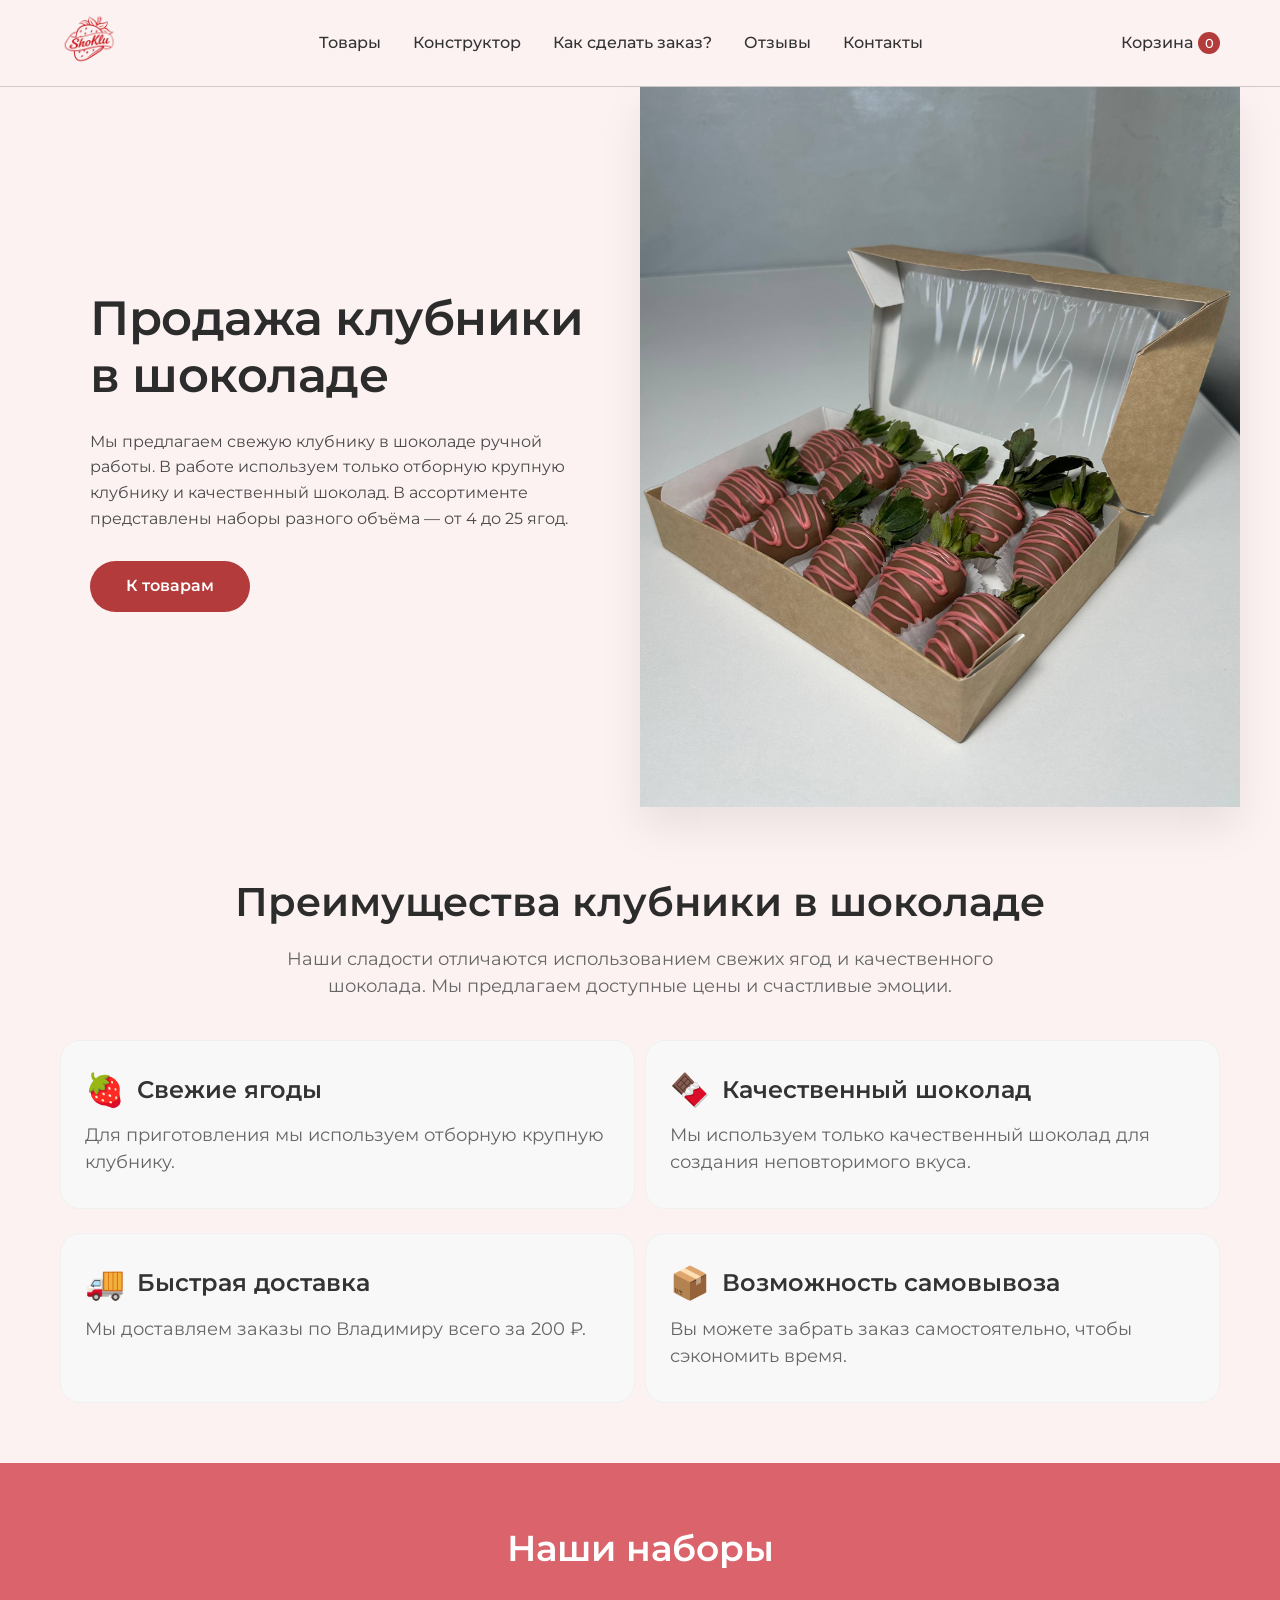
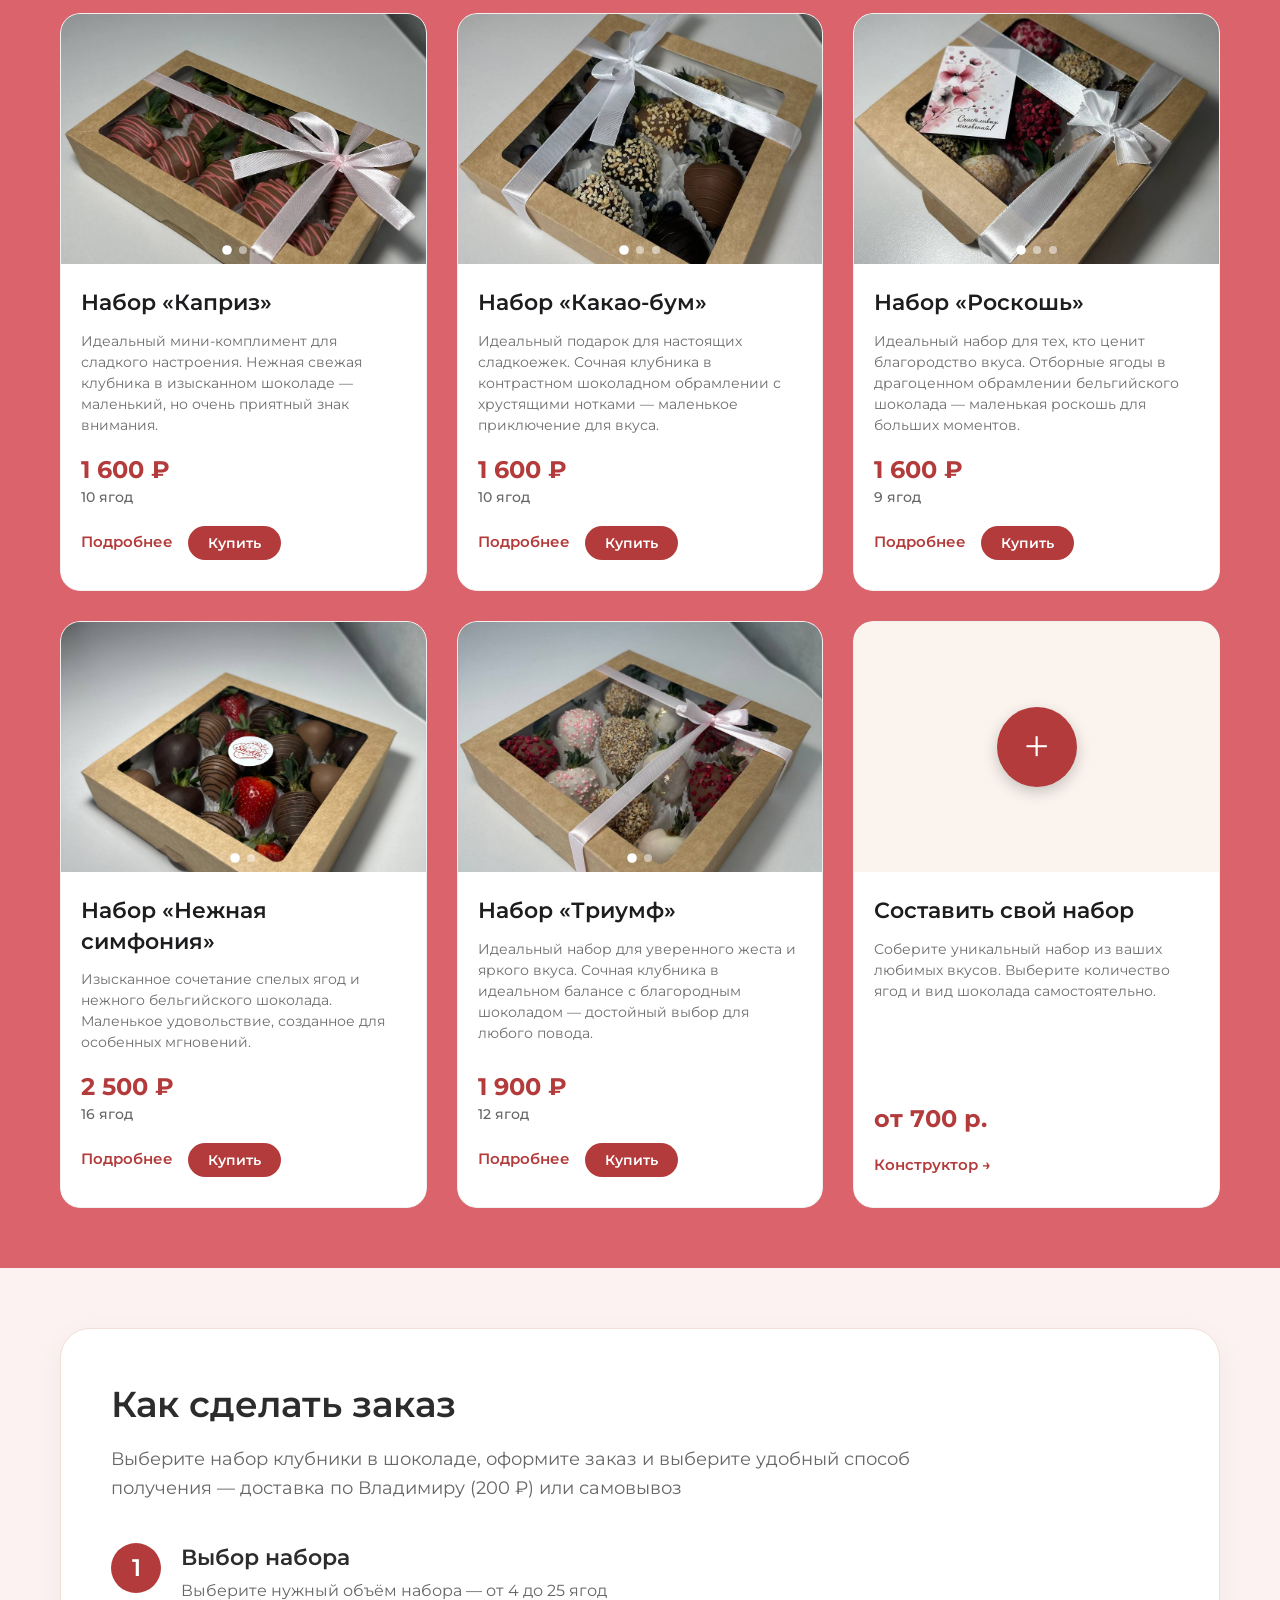
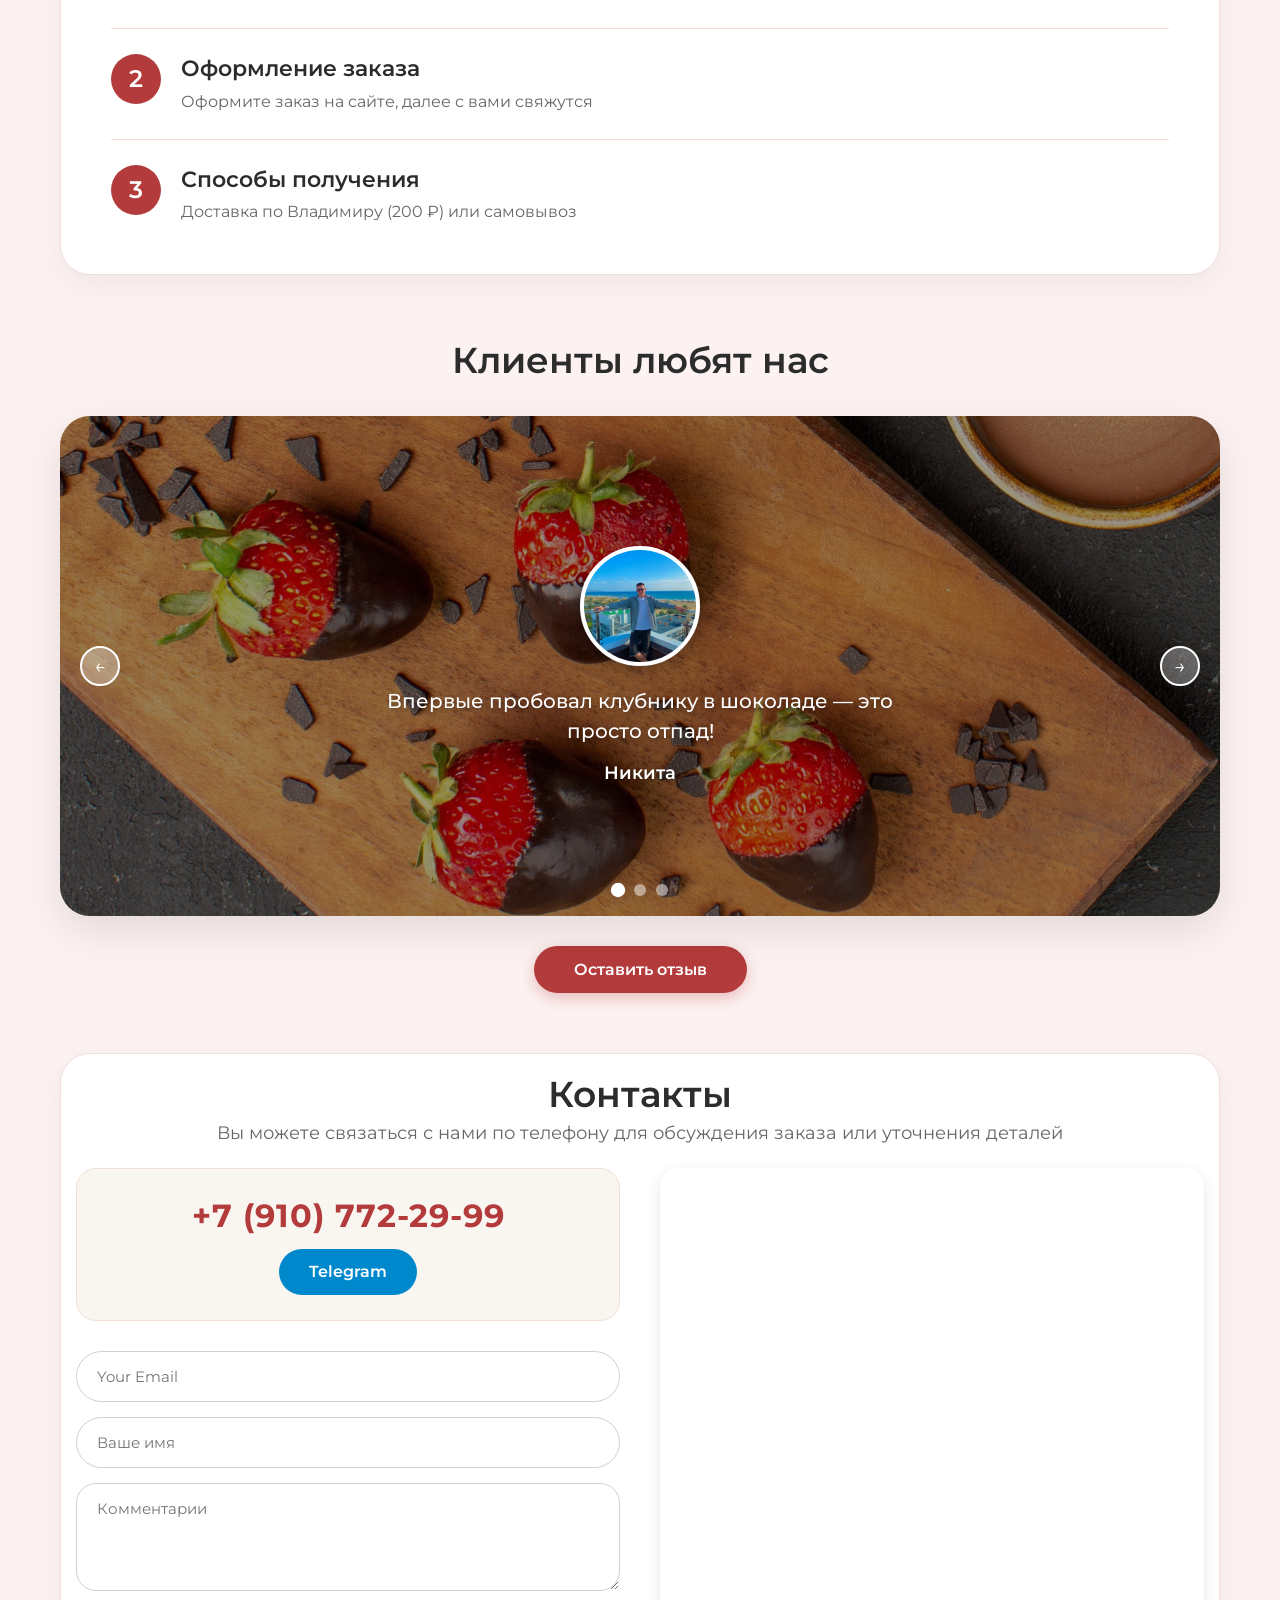
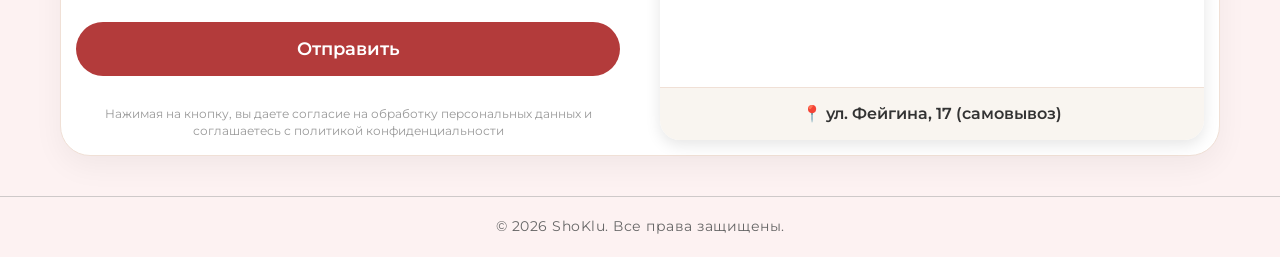
<file: index.html>
<!DOCTYPE html>
<html lang="ru">
<head>
    <meta charset="UTF-8">
    <meta name="viewport" content="width=device-width, initial-scale=1.0">
    <title>Клубника в шоколаде | Главная</title>
    <link href="https://fonts.googleapis.com/css2?family=Montserrat:wght@400;500;600;700&display=swap" rel="stylesheet">
    <link rel="stylesheet" href="css/style.css">
</head>
<body>
    <div class="preloader">
        <div class="preloader-content">
            <img src="img/logo.png" alt="ShoKlu" class="preloader-logo">
        </div>
    </div>

<div class="top-nav">
    <div class="nav-container">
        <div class="nav-wrapper">
            <div class="nav-left">
                <a href="index.html" class="logo">
                    <img src="img/logo.png" alt="Логотип">
                </a>
            </div>
            
            <div class="nav-menu" id="navMenu">
                <ul class="nav-links">
                    <li><a href="#catalog">Товары</a></li>
                    <li><a href="src/constructor.html">Конструктор</a></li>
                    <li><a href="#order-info">Как сделать заказ?</a></li>
                    <li><a href="#reviews">Отзывы</a></li>
                    <li><a href="#contacts">Контакты</a></li>
                </ul>
            </div>
            
            <div class="nav-right">
                <a href="src/cart.html" class="cart-link">
                    Корзина <span class="cart-badge" id="cartCount">0</span>
                </a>
                <button class="burger-menu" id="burgerBtn">
                    <span></span>
                    <span></span>
                    <span></span>
                </button>
            </div>
        </div>
    </div>
</div>

    <div class="hero-section">
        <div class="hero-container">
            <div class="hero-content">
                <h1>Продажа клубники в шоколаде</h1>
                <p>Мы предлагаем свежую клубнику в шоколаде ручной работы. В работе используем только отборную крупную клубнику и качественный шоколад. В ассортименте представлены наборы разного объёма — от 4 до 25 ягод.</p>
                <a href="#catalog" class="hero-btn">К товарам</a>
            </div>
            <div class="hero-image">
                <img src="img/nubor/n12.jpg" alt="Клубника в шоколаде">
            </div>
        </div>
    </div>

    <div class="features-section">
        <h2>Преимущества клубники в шоколаде</h2>
        <p class="features-subtitle">Наши сладости отличаются использованием свежих ягод и качественного шоколада. Мы предлагаем доступные цены и счастливые эмоции.</p>
        
        <div class="features-grid">
            <div class="feature-card">
                <div class="feature-header">
                    <span class="feature-icon">🍓</span>
                    <h3>Свежие ягоды</h3>
                </div>
                <p>Для приготовления мы используем отборную крупную клубнику.</p>
            </div>
            <div class="feature-card">
                <div class="feature-header">
                    <span class="feature-icon">🍫</span>
                    <h3>Качественный шоколад</h3>
                </div>
                <p>Мы используем только качественный шоколад для создания неповторимого вкуса.</p>
            </div>
            <div class="feature-card">
                <div class="feature-header">
                    <span class="feature-icon">🚚</span>
                    <h3>Быстрая доставка</h3>
                </div>
                <p>Мы доставляем заказы по Владимиру всего за 200 ₽.</p>
            </div>
            <div class="feature-card">
                <div class="feature-header">
                    <span class="feature-icon">📦</span>
                    <h3>Возможность самовывоза</h3>
                </div>
                <p>Вы можете забрать заказ самостоятельно, чтобы сэкономить время.</p>
            </div>
        </div>
    </div>

    <div class="products-section" id="catalog">
    <div class="products-container">
        <h2>Наши наборы</h2>
        
        <div class="products-grid">
            <a href="src/product.html?id=kapriz" class="product-card-link-full">
                <div class="product-card">
                    <div class="product-image-slider" id="slider-kapriz">
                        <div class="slider-images">
                            <img src="img/nubor/n11.jpg" alt="Набор Каприз 1" class="active">
                            <img src="img/nubor/n12.jpg" alt="Набор Каприз 2">
                            <img src="img/nubor/n13.jpg" alt="Набор Каприз 3">
                        </div>
                        <div class="slider-dots">
                            <span class="dot active" onclick="event.preventDefault(); changeProductSlide(0, 'kapriz')"></span>
                            <span class="dot" onclick="event.preventDefault(); changeProductSlide(1, 'kapriz')"></span>
                            <span class="dot" onclick="event.preventDefault(); changeProductSlide(2, 'kapriz')"></span>
                        </div>
                    </div>
                    <div class="product-info">
                        <h3>Набор «Каприз»</h3>
                        <div class="product-desc">Идеальный мини-комплимент для сладкого настроения. Нежная свежая клубника в изысканном шоколаде — маленький, но очень приятный знак внимания.</div>
                        <div class="product-price">
                            1 600 ₽
                            <span class="product-quantity">10 ягод</span>
                        </div>
                        <div class="product-buttons">
                            <span class="product-link">Подробнее</span>
                            <button class="buy-btn" onclick="event.preventDefault(); addToCart('kapriz', 'Набор «Каприз»', 1600, 10)">Купить</button>
                        </div>
                    </div>
                </div>
            </a>

            <a href="src/product.html?id=kakaobum" class="product-card-link-full">
                <div class="product-card">
                    <div class="product-image-slider" id="slider-kakaobum">
                        <div class="slider-images">
                            <img src="img/nubor/n21.jpg" alt="Набор Какао-бум 1" class="active">
                            <img src="img/nubor/n22.jpg" alt="Набор Какао-бум 2">
                            <img src="img/nubor/n23.jpg" alt="Набор Какао-бум 3">
                        </div>
                        <div class="slider-dots">
                            <span class="dot active" onclick="event.preventDefault(); changeProductSlide(0, 'kakaobum')"></span>
                            <span class="dot" onclick="event.preventDefault(); changeProductSlide(1, 'kakaobum')"></span>
                            <span class="dot" onclick="event.preventDefault(); changeProductSlide(2, 'kakaobum')"></span>
                        </div>
                    </div>
                    <div class="product-info">
                        <h3>Набор «Какао-бум»</h3>
                        <div class="product-desc">Идеальный подарок для настоящих сладкоежек. Сочная клубника в контрастном шоколадном обрамлении с хрустящими нотками — маленькое приключение для вкуса.</div>
                        <div class="product-price">
                            1 600 ₽
                            <span class="product-quantity">10 ягод</span>
                        </div>
                        <div class="product-buttons">
                            <span class="product-link">Подробнее</span>
                            <button class="buy-btn" onclick="event.preventDefault(); addToCart('kakaobum', 'Набор «Какао-бум»', 1600, 10)">Купить</button>
                        </div>
                    </div>
                </div>
            </a>

            <a href="src/product.html?id=roskosh" class="product-card-link-full">
                <div class="product-card">
                    <div class="product-image-slider" id="slider-roskosh">
                        <div class="slider-images">
                            <img src="img/nubor/n31.jpg" alt="Набор Роскошь 1" class="active">
                            <img src="img/nubor/n32.jpg" alt="Набор Роскошь 2">
                            <img src="img/nubor/n33.jpg" alt="Набор Роскошь 3">
                        </div>
                        <div class="slider-dots">
                            <span class="dot active" onclick="event.preventDefault(); changeProductSlide(0, 'roskosh')"></span>
                            <span class="dot" onclick="event.preventDefault(); changeProductSlide(1, 'roskosh')"></span>
                            <span class="dot" onclick="event.preventDefault(); changeProductSlide(2, 'roskosh')"></span>
                        </div>
                    </div>
                    <div class="product-info">
                        <h3>Набор «Роскошь»</h3>
                        <div class="product-desc">Идеальный набор для тех, кто ценит благородство вкуса. Отборные ягоды в драгоценном обрамлении бельгийского шоколада — маленькая роскошь для больших моментов.</div>
                        <div class="product-price">
                            1 600 ₽
                            <span class="product-quantity">9 ягод</span>
                        </div>
                        <div class="product-buttons">
                            <span class="product-link">Подробнее</span>
                            <button class="buy-btn" onclick="event.preventDefault(); addToCart('roskosh', 'Набор «Роскошь»', 1600, 9)">Купить</button>
                        </div>
                    </div>
                </div>
            </a>

            <a href="src/product.html?id=nezhnost" class="product-card-link-full">
                <div class="product-card">
                    <div class="product-image-slider" id="slider-nezhnost">
                        <div class="slider-images">
                            <img src="img/nubor/n51.jpg" alt="Набор Нежность 1" class="active">
                            <img src="img/nubor/n52.png" alt="Набор Нежность 2">
                        </div>
                        <div class="slider-dots">
                            <span class="dot active" onclick="event.preventDefault(); changeProductSlide(0, 'nezhnost')"></span>
                            <span class="dot" onclick="event.preventDefault(); changeProductSlide(1, 'nezhnost')"></span>
                        </div>
                    </div>
                    <div class="product-info">
                        <h3>Набор «Нежная симфония»</h3>
                        <div class="product-desc">Изысканное сочетание спелых ягод и нежного бельгийского шоколада. Маленькое удовольствие, созданное для особенных мгновений.</div>
                        <div class="product-price">
                            2 500 ₽
                            <span class="product-quantity">16 ягод</span>
                        </div>
                        <div class="product-buttons">
                            <span class="product-link">Подробнее</span>
                            <button class="buy-btn" onclick="event.preventDefault(); addToCart('nezhnost', 'Набор «Нежность»', 2500, 16)">Купить</button>
                        </div>
                    </div>
                </div>
            </a>
            
            <a href="src/product.html?id=triumf" class="product-card-link-full">
                <div class="product-card">
                    <div class="product-image-slider" id="slider-triumf">
                        <div class="slider-images">
                            <img src="img/nubor/n41.jpg" alt="Набор Триумф 1" class="active">
                            <img src="img/nubor/n42.jpg" alt="Набор Триумф 2">
                        </div>
                        <div class="slider-dots">
                            <span class="dot active" onclick="event.preventDefault(); changeProductSlide(0, 'triumf')"></span>
                            <span class="dot" onclick="event.preventDefault(); changeProductSlide(1, 'triumf')"></span>
                        </div>
                    </div>
                    <div class="product-info">
                        <h3>Набор «Триумф»</h3>
                        <div class="product-desc">Идеальный набор для уверенного жеста и яркого вкуса. Сочная клубника в идеальном балансе с благородным шоколадом — достойный выбор для любого повода.</div>
                        <div class="product-price">
                            1 900 ₽
                            <span class="product-quantity">12 ягод</span>
                        </div>
                        <div class="product-buttons">
                            <span class="product-link">Подробнее</span>
                            <button class="buy-btn" onclick="event.preventDefault(); addToCart('triumf', 'Набор «Триумф»', 1900, 12)">Купить</button>
                        </div>
                    </div>
                </div>
            </a>

            <a href="src/constructor.html" class="product-card-link-full">
                <div class="product-card custom-set-card">
                    <div class="product-image custom-set-image">
                        <div class="plus-circle">+</div>
                    </div>
                    <div class="product-info">
                        <h3>Составить свой набор</h3>
                        <div class="product-desc">Соберите уникальный набор из ваших любимых вкусов. Выберите количество ягод и вид шоколада самостоятельно.</div>
                        <div class="product-price">от 700 р.</div>
                        <span class="product-link">Конструктор →</span>
                    </div>
                </div>
            </a>
        </div>
    </div>
</div>

    <div class="order-info-section" id="order-info">
        <div class="order-info-container">
            <h2>Как сделать заказ</h2>
            <p class="order-info-subtitle">Выберите набор клубники в шоколаде, оформите заказ и выберите удобный способ получения — доставка по Владимиру (200 ₽) или самовывоз</p>
            
            <div class="order-steps">
                <div class="step-item">
                    <div class="step-number">1</div>
                    <div class="step-content">
                        <h3>Выбор набора</h3>
                        <p>Выберите нужный объём набора — от 4 до 25 ягод</p>
                    </div>
                </div>
                <div class="step-item">
                    <div class="step-number">2</div>
                    <div class="step-content">
                        <h3>Оформление заказа</h3>
                        <p>Оформите заказ на сайте, далее с вами свяжутся</p>
                    </div>
                </div>
                <div class="step-item">
                    <div class="step-number">3</div>
                    <div class="step-content">
                        <h3>Способы получения</h3>
                        <p>Доставка по Владимиру (200 ₽) или самовывоз</p>
                    </div>
                </div>
            </div>
        </div>
    </div>

    <div class="reviews-section" id="reviews">
        <div class="reviews-container">
            <h2>Клиенты любят нас</h2>
            
            <div class="reviews-slider">
                <div class="review-slide active">
                    <div class="review-bg-image" style="background-image: url('img/rew.jpg');">
                        <div class="review-content">
                            <div class="reviewer-photo">
                                <img src="img/req/r1.jpg" alt="Никита">
                            </div>
                            <div class="review-text">
                                <p>Впервые пробовал клубнику в шоколаде — это просто отпад!</p>
                                <div class="reviewer-name">Никита</div>
                            </div>
                        </div>
                    </div>
                </div>
                <div class="review-slide">
                    <div class="review-bg-image" style="background-image: url('img/rew.jpg');">
                        <div class="review-content">
                            <div class="reviewer-photo">
                                <img src="img/req/man.jpg" alt="Максим">
                            </div>
                            <div class="review-text">
                                <p>Только что попробовал набор клубники в шоколаде — и это настоящая находка! Клубника крупная, сочная, спелая, а шоколад — именно тот, который тает во рту, не приторный, с приятной ноткой какао.</p>
                                <div class="reviewer-name">Максим</div>
                            </div>
                        </div>
                    </div>
                </div>
                <div class="review-slide">
                    <div class="review-bg-image" style="background-image: url('img/rew.jpg');">
                        <div class="review-content">
                            <div class="reviewer-photo">
                                <img src="img/req/woman.jpg" alt="Александра">
                            </div>
                            <div class="review-text">
                                <p>Клубника просто отпад.</p>
                                <div class="reviewer-name">Александра</div>
                            </div>
                        </div>
                    </div>
                </div>
                
                <button class="slider-arrow prev" onclick="changeSlide(-1)">←</button>
                <button class="slider-arrow next" onclick="changeSlide(1)">→</button>
                
                <div class="slider-dots">
                    <span class="dot active" onclick="currentSlide(1)"></span>
                    <span class="dot" onclick="currentSlide(2)"></span>
                    <span class="dot" onclick="currentSlide(3)"></span>
                </div>
            </div>
            
            <div class="reviews-footer">
                <button class="add-review-btn" onclick="openReviewModal()">Оставить отзыв</button>
            </div>
        </div>
    </div>

    <div class="contacts-section" id="contacts">
        <div class="contacts-container">
            <h2>Контакты</h2>
            <p class="contacts-subtitle">Вы можете связаться с нами по телефону для обсуждения заказа или уточнения деталей</p>
            
            <div class="contacts-content">
                <div class="contacts-info">
                    <div class="contact-phone">
                        <a href="tel:+79107722999" class="phone-link">
                            <div class="phone-number">+7 (910) 772-29-99</div>
                        </a>
                        <a href="https://t.me/tinka_69" class="telegram-link" target="_blank" rel="noopener noreferrer">Telegram</a>
                    </div>
                    
                    <form class="contact-form" id="contactForm">
                        <div class="form-group">
                            <input type="email" class="form-control" placeholder="Your Email" required>
                        </div>
                        <div class="form-group">
                            <input type="text" class="form-control" placeholder="Ваше имя" required>
                        </div>
                        <div class="form-group">
                            <textarea class="form-control" placeholder="Комментарии" rows="4"></textarea>
                        </div>
                        
                        <button type="submit" class="submit-contact-btn">Отправить</button>
                        
                        <p class="privacy-text">Нажимая на кнопку, вы даете согласие на обработку персональных данных и соглашаетесь с политикой конфиденциальности</p>
                    </form>
                </div>
                
                <div class="contacts-map">
                    <iframe 
                        src="https://yandex.ru/map-widget/v1/?ll=40.410020%2C56.135868&mode=search&oid=1038985443&ol=biz&sll=40.410020%2C56.135868&text=%D1%83%D0%BB.%20%D0%A4%D0%B5%D0%B9%D0%B3%D0%B8%D0%BD%D0%B0%2C%2017&z=17" 
                        frameborder="0" 
                        allowfullscreen="true">
                    </iframe>
                    <p class="map-address">📍 ул. Фейгина, 17 (самовывоз)</p>
                </div>
            </div>
        </div>
    </div>

    <footer class="footer-minimal">
        <div class="footer-container">
            <p class="copyright">© 2026 ShoKlu. Все права защищены.</p>
        </div>
    </footer>

    <div class="review-modal" id="reviewModal">
        <div class="review-modal-content">
            <span class="close-modal" onclick="closeReviewModal()">&times;</span>
            <h3>Оставить отзыв</h3>
            
            <form id="reviewForm">
                <div class="form-group">
                    <label>Ваше имя</label>
                    <input type="text" class="form-control" id="reviewName" placeholder="Иван Иванов" required>
                </div>
                
                <div class="form-group">
                    <label>Ваш отзыв</label>
                    <textarea class="form-control" id="reviewText" placeholder="Напишите, что вам понравилось..." rows="5" required></textarea>
                </div>
                
                <button type="submit" class="submit-review-btn">Отправить отзыв</button>
            </form>
        </div>
    </div>

    <script src="js/main.js"></script>
</body>
</html>
</file>
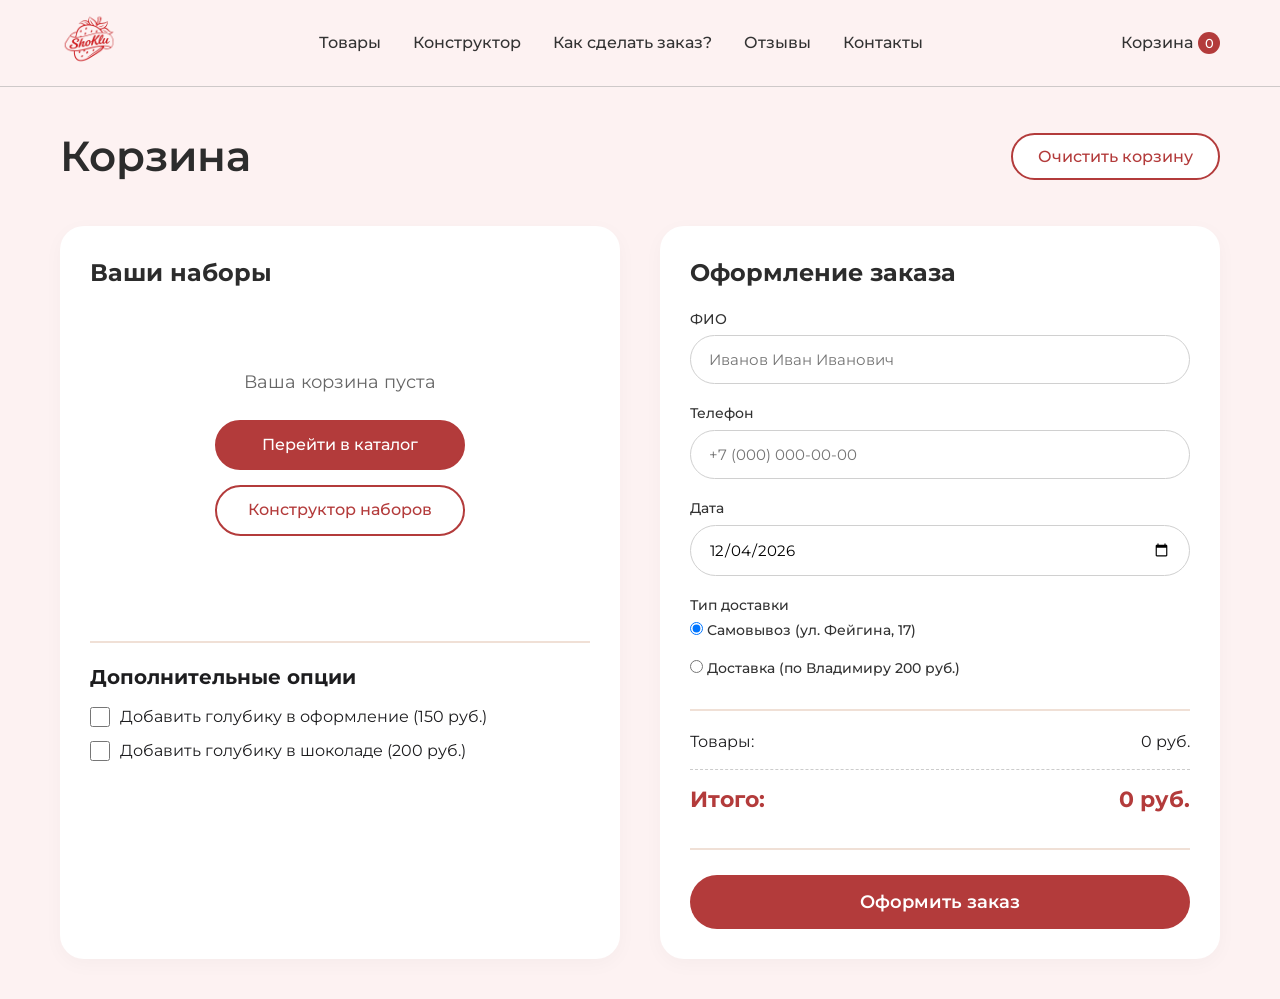
<file: src/cart.html>
<!DOCTYPE html>
<html lang="ru">
<head>
    <meta charset="UTF-8">
    <meta name="viewport" content="width=device-width, initial-scale=1.0">
    <title>Корзина | Клубника в шоколаде</title>
    <link href="https://fonts.googleapis.com/css2?family=Montserrat:wght@400;500;600;700&display=swap" rel="stylesheet">
    <link rel="stylesheet" href="../css/style.css">
    <link rel="stylesheet" href="../css/cart.css">
    <style>
        .top-nav {
            position: relative !important;
            top: auto !important;
            left: auto !important;
            width: 100% !important;
            z-index: auto !important;
        }
        body {
            padding-top: 0 !important;
        }
        .form-row {
            display: flex;
            gap: 10px;
        }
    </style>
</head>
<body>
    <div class="preloader">
        <div class="preloader-content">
            <img src="../img/logo.png" alt="ShoKlu" class="preloader-logo">
        </div>
    </div>

    <div class="top-nav">
        <div class="nav-container">
            <div class="nav-wrapper">
                <div class="nav-left">
                    <a href="../index.html" class="logo">
                        <img src="../img/logo.png" alt="Логотип">
                    </a>
                </div>
                
                <div class="nav-menu" id="navMenu">
                    <ul class="nav-links">
                        <li><a href="../index.html#catalog">Товары</a></li>
                        <li><a href="constructor.html">Конструктор</a></li>
                        <li><a href="../index.html#order-info">Как сделать заказ?</a></li>
                        <li><a href="../index.html#reviews">Отзывы</a></li>
                        <li><a href="../index.html#contacts">Контакты</a></li>
                    </ul>
                </div>
                
                <div class="nav-right">
                    <a href="cart.html" class="cart-link">
                        Корзина <span class="cart-badge" id="cartCount">0</span>
                    </a>
                    <button class="burger-menu" id="burgerBtn">
                        <span></span>
                        <span></span>
                        <span></span>
                    </button>
                </div>
            </div>
        </div>
    </div>

    <div class="cart-page">
        <div class="cart-container">
            <div class="cart-header">
                <h1 class="cart-title">Корзина</h1>
            </div>
            
            <div class="cart-content">
                <div class="cart-items-section">
                    <h2>Ваши наборы</h2>
                    <div id="cartItemsList" class="cart-items-list"></div>
                    
                    <div class="cart-options">
                        <h3>Дополнительные опции</h3>
                        <div class="options-grid">
                            <label class="option-checkbox">
                                <input type="checkbox" id="blueberryDeco" class="option-input" data-price="150">
                                <span class="option-text">Добавить голубику в оформление (150 руб.)</span>
                            </label>
                            <label class="option-checkbox">
                                <input type="checkbox" id="blueberryChoco" class="option-input" data-price="200">
                                <span class="option-text">Добавить голубику в шоколаде (200 руб.)</span>
                            </label>
                        </div>
                    </div>
                </div>
                
                <div class="cart-checkout">
                    <h2>Оформление заказа</h2>
                    
                    <form id="orderForm">
                        <div class="form-group">
                            <label>ФИО</label>
                            <input type="text" class="form-control" id="fullName" placeholder="Иванов Иван Иванович" required>
                        </div>
                        
                        <div class="form-group">
                            <label>Телефон</label>
                            <input type="tel" class="form-control" id="phone" placeholder="+7 (000) 000-00-00" required>
                        </div>
                        
                        <div class="form-group">
                            <label>Дата</label>
                            <input type="date" class="form-control" id="deliveryDate" required>
                        </div>
                        
                        <div class="form-group">
                            <label>Тип доставки</label>
                            <div class="delivery-options">
                                <label class="delivery-radio">
                                    <input type="radio" name="delivery" value="pickup" checked>
                                    <span>Самовывоз (ул. Фейгина, 17)</span>
                                </label>
                                <label class="delivery-radio">
                                    <input type="radio" name="delivery" value="delivery">
                                    <span>Доставка (по Владимиру 200 руб.)</span>
                                </label>
                            </div>
                        </div>
                        
                        <div id="addressBlock" style="display: none;">
                            <div class="form-group">
                                <label>Адрес доставки</label>
                                <input type="text" class="form-control" id="deliveryAddress" placeholder="ул. Фейгина, 17">
                            </div>
                            
                            <div class="form-group">
                                <label>Подъезд</label>
                                <input type="text" class="form-control" id="entrance" placeholder="Например, 2">
                            </div>
                            
                            <div class="form-row">
                                <div class="form-group" style="flex: 1;">
                                    <label>Этаж</label>
                                    <input type="text" class="form-control" id="floor" placeholder="Например, 5">
                                </div>
                                <div class="form-group" style="flex: 1;">
                                    <label>Квартира</label>
                                    <input type="text" class="form-control" id="apartment" placeholder="Например, 42">
                                </div>
                            </div>
                            
                            <div class="form-group">
                                <label>Комментарий курьеру</label>
                                <textarea class="form-control" id="courierComment" placeholder="Дополнительные указания..." rows="2"></textarea>
                            </div>
                        </div>
                        
                        <div class="cart-total-block">
                            <div class="total-row">
                                <span>Товары:</span>
                                <span id="subtotalAmount">0 руб.</span>
                            </div>
                            <div class="total-row" id="deliveryRow">
                                <span>Доставка:</span>
                                <span>200 руб.</span>
                            </div>
                            <div class="total-row options-total" id="optionsRow">
                                <span>Доп. опции:</span>
                                <span id="optionsAmount">0 руб.</span>
                            </div>
                            <div class="total-row grand-total">
                                <span>Итого:</span>
                                <span id="totalAmount">0 руб.</span>
                            </div>
                        </div>
                        
                        <button type="submit" class="submit-order-btn">Оформить заказ</button>
                    </form>
                </div>
            </div>
        </div>
    </div>

    <div class="custom-alert" id="customAlert">
        <div class="alert-content">
            <div class="alert-message" id="alertMessage"></div>
            <button class="alert-close" onclick="closeAlert()">OK</button>
        </div>
    </div>

    <script src="../js/main.js"></script>
    <script src="../js/cart.js"></script>
</body>
</html>
</file>
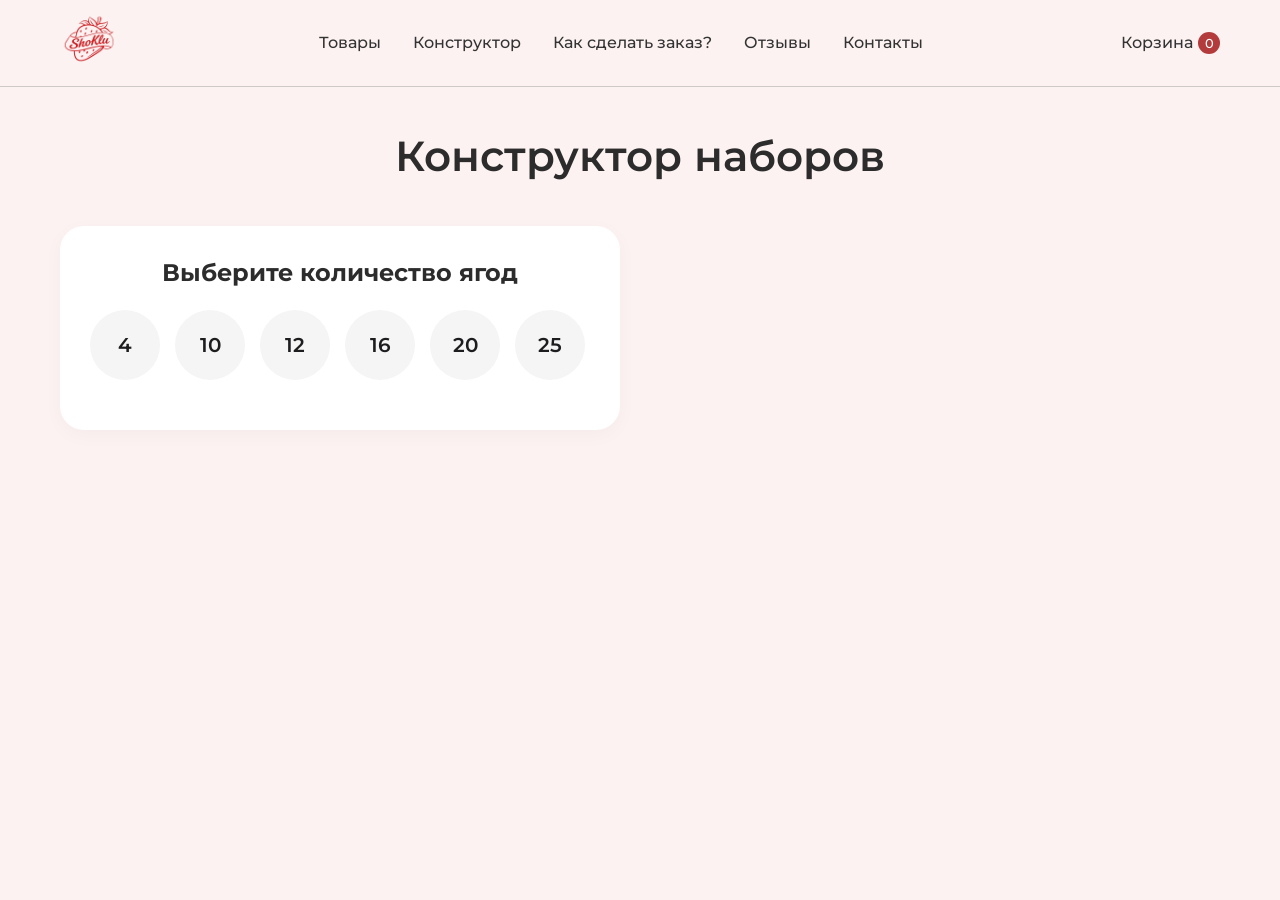
<file: src/constructor.html>
<!DOCTYPE html>
<html lang="ru">
<head>
    <meta charset="UTF-8">
    <meta name="viewport" content="width=device-width, initial-scale=1.0">
    <title>Конструктор наборов | Клубника в шоколаде</title>
    <link href="https://fonts.googleapis.com/css2?family=Montserrat:wght@400;500;600;700&display=swap" rel="stylesheet">
    <link rel="stylesheet" href="../css/style.css">
    <link rel="stylesheet" href="../css/constructor.css">
        <style>
        .top-nav {
            position: relative !important;
            top: auto !important;
            left: auto !important;
            width: 100% !important;
            z-index: auto !important;
        }
        body {
            padding-top: 0 !important;
        }
    </style>
</head>
<body>
<div class="top-nav">
    <div class="nav-container">
        <div class="nav-wrapper">
            <div class="nav-left">
                <a href="../index.html" class="logo">
                    <img src="../img/logo.png" alt="Логотип">
                </a>
            </div>
            
            <div class="nav-menu" id="navMenu">
                <ul class="nav-links">
                    <li><a href="../index.html#catalog">Товары</a></li>
                    <li><a href="constructor.html">Конструктор</a></li>
                    <li><a href="../index.html#order-info">Как сделать заказ?</a></li>
                    <li><a href="../index.html#reviews">Отзывы</a></li>
                    <li><a href="../index.html#contacts">Контакты</a></li>
                </ul>
            </div>
            
            <div class="nav-right">
                <a href="cart.html" class="cart-link">
                    Корзина <span class="cart-badge" id="cartCount">0</span>
                </a>
                <button class="burger-menu" id="burgerBtn">
                    <span></span>
                    <span></span>
                    <span></span>
                </button>
            </div>
        </div>
    </div>
</div>

    <div class="constructor-page">
        <div class="constructor-container">
            <h1 class="constructor-title">Конструктор наборов</h1>
            
            <div class="constructor-content">
                <div class="constructor-left">
                    <div class="constructor-section">
                        <h2>Выберите количество ягод</h2>
                        <div class="quantity-circles">
                            <div class="quantity-circle" data-quantity="4">4</div>
                            <div class="quantity-circle" data-quantity="10">10</div>
                            <div class="quantity-circle" data-quantity="12">12</div>
                            <div class="quantity-circle" data-quantity="16">16</div>
                            <div class="quantity-circle" data-quantity="20">20</div>
                            <div class="quantity-circle" data-quantity="25">25</div>
                        </div>
                    </div>
                    
                    <div class="constructor-section" id="chocolateSection" style="display: none;">
                        <h2>Какой шоколад использовать?</h2>
                        <p class="remaining-info" id="remainingInfo">Осталось распределить: <span id="remainingCount">0</span> ягод</p>
                        
                        <div class="chocolate-grid">
                            <div class="chocolate-item" data-type="горький">
                                <div class="chocolate-image">
                                    <img src="../img/chok/dark.png" alt="Горький шоколад">
                                </div>
                                <span class="chocolate-name">Клубника в горьком шоколаде</span>
                                <div class="chocolate-counter" style="display: none;">
                                    <button class="counter-btn minus">−</button>
                                    <input type="number" class="counter-input" value="0" min="0" readonly>
                                    <button class="counter-btn plus">+</button>
                                </div>
                            </div>
                            
                            <div class="chocolate-item" data-type="розовый">
                                <div class="chocolate-image">
                                    <img src="../img/chok/pink.png" alt="Розовый шоколад">
                                </div>
                                <span class="chocolate-name">Клубника в розовом шоколаде</span>
                                <div class="chocolate-counter" style="display: none;">
                                    <button class="counter-btn minus">−</button>
                                    <input type="number" class="counter-input" value="0" min="0" readonly>
                                    <button class="counter-btn plus">+</button>
                                </div>
                            </div>
                            
                            <div class="chocolate-item" data-type="молочный">
                                <div class="chocolate-image">
                                    <img src="../img/chok/milk.png" alt="Молочный шоколад">
                                </div>
                                <span class="chocolate-name">Клубника в молочном шоколаде</span>
                                <div class="chocolate-counter" style="display: none;">
                                    <button class="counter-btn minus">−</button>
                                    <input type="number" class="counter-input" value="0" min="0" readonly>
                                    <button class="counter-btn plus">+</button>
                                </div>
                            </div>
                            
                            <div class="chocolate-item" data-type="голубой">
                                <div class="chocolate-image">
                                    <img src="../img/chok/blue.png" alt="Голубой шоколад">
                                </div>
                                <span class="chocolate-name">Клубника в голубом шоколаде</span>
                                <div class="chocolate-counter" style="display: none;">
                                    <button class="counter-btn minus">−</button>
                                    <input type="number" class="counter-input" value="0" min="0" readonly>
                                    <button class="counter-btn plus">+</button>
                                </div>
                            </div>
                            
                            <div class="chocolate-item" data-type="жёлтый">
                                <div class="chocolate-image">
                                    <img src="../img/chok/yellow.png" alt="Жёлтый шоколад">
                                </div>
                                <span class="chocolate-name">Клубника в жёлтом шоколаде</span>
                                <div class="chocolate-counter" style="display: none;">
                                    <button class="counter-btn minus">−</button>
                                    <input type="number" class="counter-input" value="0" min="0" readonly>
                                    <button class="counter-btn plus">+</button>
                                </div>
                            </div>
                            
                            <div class="chocolate-item" data-type="зелёный">
                                <div class="chocolate-image">
                                    <img src="../img/chok/green.png" alt="Зелёный шоколад">
                                </div>
                                <span class="chocolate-name">Клубника в зелёном шоколаде</span>
                                <div class="chocolate-counter" style="display: none;">
                                    <button class="counter-btn minus">−</button>
                                    <input type="number" class="counter-input" value="0" min="0" readonly>
                                    <button class="counter-btn plus">+</button>
                                </div>
                            </div>
                        </div>
                    </div>
                </div>
                
                <div class="constructor-right">
                    <div class="constructor-section" id="toppingsSection" style="display: none;">
                        <h2>Какую посыпку использовать?</h2>
                        <p class="toppings-subtitle">Выберите посыпку, которую хотите нанести на клубнику.</p>
                        
                        <div class="toppings-grid">
                            <label class="topping-item">
                                <input type="checkbox" class="topping-checkbox">
                                <img src="../img/sprinkles/goldg.webp" alt="Золотое золото">
                                <span>Золотое золото съедобное</span>
                            </label>
                            <label class="topping-item">
                                <input type="checkbox" class="topping-checkbox">
                                <img src="../img/sprinkles/goldsh.jpg" alt="Золотой шиммер">
                                <span>Пищевой золотой шиммер</span>
                            </label>
                            <label class="topping-item">
                                <input type="checkbox" class="topping-checkbox">
                                <img src="../img/sprinkles/silversh.jpg" alt="Серебряный шиммер">
                                <span>Пищевой серебряный шиммер</span>
                            </label>
                            <label class="topping-item">
                                <input type="checkbox" class="topping-checkbox">
                                <img src="../img/sprinkles/coconut.jpg" alt="Кокосовая стружка">
                                <span>Кокосовая стружка</span>
                            </label>
                            <label class="topping-item">
                                <input type="checkbox" class="topping-checkbox">
                                <img src="../img/sprinkles/wafer.jpg" alt="Вафельная стружка">
                                <span>Вафельная стружка</span>
                            </label>
                            <label class="topping-item">
                                <input type="checkbox" class="topping-checkbox">
                                <img src="../img/sprinkles/peanut.jpg" alt="Арахис">
                                <span>Арахис</span>
                            </label>
                            <label class="topping-item">
                                <input type="checkbox" class="topping-checkbox">
                                <img src="../img/sprinkles/raspberry.webp" alt="Малина">
                                <span>Малина</span>
                            </label>
                            <label class="topping-item">
                                <input type="checkbox" class="topping-checkbox">
                                <img src="../img/sprinkles/goldp.webp" alt="Розовое золото">
                                <span>Розовое золото съедобное</span>
                            </label>
                            <label class="topping-item">
                                <input type="checkbox" class="topping-checkbox">
                                <img src="../img/sprinkles/cond.png" alt="Кондитерская посыпка">
                                <span>Кондитерская посыпка</span>
                            </label>
                        </div>
                    </div>
                    <div class="constructor-total" id="constructorTotal" style="display: none;">
                        <div class="total-row">
                            <span>Стоимость набора:</span>
                            <span id="basePrice">0 руб.</span>
                        </div>
                        <div class="total-row grand-total">
                            <span>Итого:</span>
                            <span id="finalPrice">0 руб.</span>
                        </div>
                        
                        <button class="add-to-cart-btn" id="addToCartBtn">Добавить в корзину</button>
                    </div>
                </div>
            </div>
        </div>
    </div>

    <script src="../js/constructor.js"></script>
    <script src="../js/main.js"></script>
</body>
</html>
</file>
<file: css/style.css>
* {
    margin: 0;
    padding: 0;
    box-sizing: border-box;
    font-family: 'Montserrat', sans-serif;
}

body {
    background-color: rgb(253,242,242);
    color: #1d1d1f;
    line-height: 1.4;
}

.top-nav {
    border-bottom: 1px solid #b4b2b2a2;
    background: rgb(253,242,242);
    padding: 10px 0;
    position: sticky;
    top: 0;
    z-index: 100;
}

.nav-container {
    max-width: 1200px;
    margin: 0 auto;
    padding: 0 20px;
}

.nav-wrapper {
    display: flex;
    align-items: center;
    justify-content: space-between;
    position: relative;
}

.nav-left {
    flex: 0 0 auto;
}

.logo img {
    height: 60px;
    width: auto;
}

/* Исправленный бургер-меню */
.burger-menu {
    display: none;
    flex-direction: column;
    justify-content: space-between;
    width: 30px;
    height: 20px;
    background: transparent;
    border: none;
    cursor: pointer;
    padding: 0;
    z-index: 110;
    position: relative;
}

.burger-menu span {
    width: 100%;
    height: 3px;
    background-color: #b33b3b;
    transition: all 0.3s ease;
    border-radius: 3px;
}

.burger-menu.active span:nth-child(1) {
    transform: translateY(8.5px) rotate(45deg);
}

.burger-menu.active span:nth-child(2) {
    opacity: 0;
}

.burger-menu.active span:nth-child(3) {
    transform: translateY(-8.5px) rotate(-45deg);
}

/* Исправленная правая часть навигации */
.nav-right {
    flex: 0 0 auto;
    display: flex;
    align-items: center;
    gap: 15px;
}

.nav-menu {
    flex: 1;
    display: flex;
    justify-content: center;
}

.nav-links {
    display: flex;
    gap: 32px;
    list-style: none;
    font-size: 16px;
    font-weight: 500;
    margin: 0;
    padding: 0;
}

.nav-links a {
    text-decoration: none;
    color: #333;
    transition: color 0.2s;
}

.nav-links a:hover {
    color: #b33b3b;
}

.cart-link {
    text-decoration: none;
    color: #333;
    font-size: 16px;
    font-weight: 500;
    display: flex;
    align-items: center;
    gap: 5px;
    transition: color 0.2s;
}

.cart-link:hover {
    color: #b33b3b;
}

.cart-badge {
    background: #b33b3b;
    color: white;
    border-radius: 50%;
    width: 22px;
    height: 22px;
    display: inline-flex;
    align-items: center;
    justify-content: center;
    font-size: 13px;
}

/* Медиа-запрос для мобильных устройств */
@media (max-width: 900px) {
    .burger-menu {
        display: flex !important;
    }
    
    .nav-left {
        order: 1;
    }
    
    .nav-menu {
        order: 2;
        position: fixed;
        top: 0;
        left: -100%;
        width: 80%;
        max-width: 300px;
        height: 100vh;
        background: rgb(253,242,242);
        box-shadow: 2px 0 10px rgba(0,0,0,0.1);
        transition: left 0.3s ease;
        z-index: 100;
        padding: 80px 20px 30px;
        overflow-y: auto;
        display: block;
        justify-content: flex-start;
    }
    
    .nav-menu.active {
        left: 0;
    }
    
    .nav-right {
        order: 3;
        display: flex;
        align-items: center;
        gap: 10px;
    }
    
    .nav-links {
        flex-direction: column;
        align-items: flex-start;
        gap: 20px;
        width: 100%;
    }
    
    .nav-links li {
        width: 100%;
    }
    
    .nav-links a {
        display: block;
        padding: 10px 0;
        font-size: 18px;
        border-bottom: 1px solid #f0e0d6;
    }
    
    body.menu-open::before {
        content: '';
        position: fixed;
        top: 0;
        left: 0;
        width: 100%;
        height: 100%;
        background: rgba(0,0,0,0.5);
        z-index: 90;
    }
    
    .hero-container {
        flex-direction: column;
        text-align: center;
    }
    
    .hero-content {
        padding: 30px 20px;
    }
    
    .hero-content p {
        max-width: 100%;
    }
    
    .contacts-content {
        grid-template-columns: 1fr;
    }
    
    .contacts-container {
        padding: 30px 20px;
    }
    
    .contacts-map {
        height: 400px;
    }
}

/* Остальные стили остаются без изменений */
.hero-section {
    background: rgb(253,242,242);
    padding: 0 20px;
}

.hero-container {
    max-width: 1200px;
    margin: 0 auto;
    display: flex;
    align-items: center;
}

.hero-content {
    flex: 1;
    padding: 50px;
}

.hero-content h1 {
    font-size: 48px;
    font-weight: 600;
    margin-bottom: 24px;
    color: #2c2c2c;
    letter-spacing: -0.5px;
    line-height: 1.2;
}

.hero-content p {
    font-size: 16px;
    color: #4a4a4a;
    margin-bottom: 30px;
    line-height: 1.6;
    max-width: 500px;
}

.hero-btn {
    display: inline-block;
    background: #b33b3b;
    color: white;
    padding: 14px 36px;
    border-radius: 40px;
    text-decoration: none;
    font-size: 16px;
    font-weight: 600;
    border: none;
    cursor: pointer;
    transition: background 0.2s;
}

.hero-btn:hover {
    background: #8f2f2f;
}

.hero-image {
    flex: 1.5;
    max-width: 600px;
}

.hero-image img {
    width: 100%;
    max-height: 720px;
    height: auto;
    box-shadow: 0 20px 40px rgba(0,0,0,0.08);
}

.features-section {
    max-width: 1200px;
    margin: 60px auto;
    padding: 0 20px;
}

.features-section h2 {
    font-size: 40px;
    font-weight: 600;
    margin-bottom: 16px;
    color: #2c2c2c;
    text-align: center;
}

.features-subtitle {
    font-size: 18px;
    color: #666;
    margin-bottom: 40px;
    line-height: 1.5;
    text-align: center;
    max-width: 800px;
    margin-left: auto;
    margin-right: auto;
}

.features-grid {
    display: grid;
    grid-template-columns: repeat(2, 1fr);
    gap: 24px 10px;
}

.feature-card {
    background: #f8f8f8;
    border-radius: 20px;
    padding: 32px 24px;
    transition: transform 0.2s, box-shadow 0.2s;
    border: 1px solid #f0f0f0;
}

.feature-header {
    display: flex;
    align-items: center;
    gap: 12px;
    margin-bottom: 16px;
}

.feature-icon {
    font-size: 32px;
    line-height: 1;
}

.feature-card h3 {
    font-size: 24px;
    font-weight: 600;
    color: #333;
    margin: 0;
}

.feature-card p {
    font-size: 18px;
    color: #666;
    line-height: 1.5;
    margin: 0;
}

.products-section {
    width: 100%;
    background-color: #db646c;
    padding: 60px 0;
    margin: 60px 0;
}

.products-container {
    max-width: 1200px;
    margin: 0 auto;
    padding: 0 20px;
}

.products-container h2 {
    font-size: 36px;
    font-weight: 600;
    margin-bottom: 40px;
    color: white;
    text-align: center;
}

.products-grid {
    display: grid;
    grid-template-columns: repeat(3, 1fr);
    gap: 30px;
}

.product-card {
    border: 1px solid #f0f0f0;
    border-radius: 20px;
    overflow: hidden;
    background: white;
    transition: transform 0.3s, box-shadow 0.3s;
    height: 100%;
    display: flex;
    flex-direction: column;
}

.product-card:hover {
    transform: translateY(-5px);
    box-shadow: 0 15px 30px rgba(0, 0, 0, 0.1);
}

.product-image-slider {
    position: relative;
    height: 250px;
    width: 100%;
    overflow: hidden;
}

.slider-images {
    position: relative;
    width: 100%;
    height: 100%;
}

.slider-images img {
    position: absolute;
    top: 0;
    left: 0;
    width: 100%;
    height: 100%;
    object-fit: cover;
    opacity: 0;
    transition: opacity 0.5s ease;
}

.slider-images img.active {
    opacity: 1;
    z-index: 1;
}

.product-image-slider .slider-dots {
    position: absolute;
    bottom: 10px;
    left: 50%;
    transform: translateX(-50%);
    display: flex;
    gap: 8px;
    z-index: 2;
}

.product-image-slider .dot {
    width: 8px;
    height: 8px;
    border-radius: 50%;
    background: rgba(255, 255, 255, 0.5);
    cursor: pointer;
    transition: all 0.3s;
}

.product-image-slider .dot.active {
    background: white;
    transform: scale(1.2);
}

.product-info {
    padding: 24px 20px 30px;
    flex: 1;
    display: flex;
    flex-direction: column;
}

.product-info h3 {
    font-size: 22px;
    font-weight: 600;
    margin-bottom: 12px;
    color: #1d1d1f;
}

.product-desc {
    font-size: 14px;
    color: #6e6e6e;
    margin-bottom: 20px;
    line-height: 1.5;
    flex: 1;
}

.product-price {
    font-size: 24px;
    font-weight: 700;
    color: #b33b3b;
    margin-bottom: 20px;
}

.product-buttons {
    display: flex;
    gap: 15px;
    align-items: center;
    margin-top: auto;
}

.product-link {
    color: #b33b3b;
    text-decoration: none;
    font-size: 15px;
    font-weight: 600;
    display: inline-block;
    border-bottom: 2px solid transparent;
    transition: border-color 0.2s;
}

.product-link:hover {
    border-bottom-color: #b33b3b;
}

.buy-btn {
    background: #b33b3b;
    color: white;
    border: none;
    padding: 8px 20px;
    border-radius: 30px;
    font-size: 14px;
    font-weight: 600;
    cursor: pointer;
    transition: background 0.2s;
}

.buy-btn:hover {
    background: #8f2f2f;
}

.product-card-link {
    text-decoration: none;
    color: inherit;
    display: block;
    transition: transform 0.3s;
    height: 100%;
}

.product-card-link:hover {
    transform: translateY(-5px);
}

.custom-set-image {
    position: relative;
    height: 250px;
    width: 100%;
    overflow: hidden;
    background: #faf3ee;
    display: flex;
    align-items: center;
    justify-content: center;
}

.plus-circle {
    position: absolute;
    top: 50%;
    left: 50%;
    transform: translate(-50%, -50%);
    width: 80px;
    height: 80px;
    background-color: #b33b3b;
    border-radius: 50%;
    display: flex;
    align-items: center;
    justify-content: center;
    color: white;
    font-size: 48px;
    font-weight: 300;
    box-shadow: 0 5px 15px rgba(0, 0, 0, 0.2);
    transition: all 0.3s;
    z-index: 2;
    pointer-events: none;
}

.custom-set-card:hover .plus-circle {
    transform: translate(-50%, -50%) scale(1.1);
    background-color: #8f2f2f;
}

.order-info-section {
    max-width: 1200px;
    margin: 60px auto;
    padding: 0 20px;
}

.order-info-container {
    background: white;
    border-radius: 30px;
    padding: 50px;
    box-shadow: 0 10px 30px rgba(0, 0, 0, 0.05);
    border: 1px solid #f0e0d6;
}

.order-info-container h2 {
    font-size: 36px;
    font-weight: 600;
    color: #2c2c2c;
    margin-bottom: 16px;
}

.order-info-subtitle {
    font-size: 18px;
    color: #666;
    line-height: 1.6;
    margin-bottom: 40px;
    max-width: 800px;
}

.order-steps {
    display: flex;
    flex-direction: column;
    gap: 25px;
}

.step-item {
    display: flex;
    align-items: flex-start;
    gap: 20px;
    padding-bottom: 25px;
    border-bottom: 1px solid #f0e0d6;
}

.step-item:last-child {
    border-bottom: none;
    padding-bottom: 0;
}

.step-number {
    width: 50px;
    height: 50px;
    background: #b33b3b;
    color: white;
    border-radius: 50%;
    display: flex;
    align-items: center;
    justify-content: center;
    font-size: 24px;
    font-weight: 600;
    flex-shrink: 0;
}

.step-content h3 {
    font-size: 22px;
    font-weight: 600;
    color: #2c2c2c;
    margin-bottom: 5px;
}

.step-content p {
    font-size: 16px;
    color: #666;
    line-height: 1.5;
}

.reviews-section {
    max-width: 1200px;
    margin: 60px auto;
    padding: 0 20px;
}

.reviews-section h2 {
    font-size: 36px;
    font-weight: 600;
    margin-bottom: 30px;
    text-align: center;
    color: #2c2c2c;
}

.reviews-slider {
    position: relative;
    border-radius: 30px;
    overflow: hidden;
    box-shadow: 0 15px 40px rgba(0, 0, 0, 0.1);
    height: 500px;
}

.review-slide {
    display: none;
    width: 100%;
    height: 100%;
}

.review-slide.active {
    display: block;
}

.review-bg-image {
    background-size: cover;
    background-position: center;
    position: relative;
    height: 100%;
    min-height: 500px;
    display: flex;
    align-items: center;
    justify-content: center;
}

.review-bg-image::before {
    content: '';
    position: absolute;
    top: 0;
    left: 0;
    right: 0;
    bottom: 0;
    background: rgba(0, 0, 0, 0.4);
    z-index: 1;
}

.review-content {
    position: relative;
    z-index: 2;
    max-width: 600px;
    padding: 40px 20px;
    text-align: center;
    color: white;
}

.reviewer-photo {
    width: 120px;
    height: 120px;
    border-radius: 50%;
    overflow: hidden;
    margin: 0 auto 20px;
    border: 4px solid white;
    box-shadow: 0 5px 15px rgba(0,0,0,0.2);
    display: flex;
    align-items: center;
    justify-content: center;
    background-color: #f0f0f0;
}

.reviewer-photo img {
    width: 100%;
    height: 100%;
    object-fit: cover;
    object-position: center;
    display: block;
}

.review-text p {
    font-size: 20px;
    line-height: 1.5;
    margin-bottom: 15px;
    font-weight: 500;
    text-shadow: 0 2px 5px rgba(0,0,0,0.3);
}

.reviewer-name {
    font-size: 18px;
    font-weight: 600;
    color: #fff;
    text-shadow: 0 2px 5px rgba(0,0,0,0.3);
}

.slider-arrow {
    position: absolute;
    top: 50%;
    transform: translateY(-50%);
    width: 40px;
    height: 40px;
    background: rgba(255,255,255,0.3);
    border: 2px solid white;
    border-radius: 50%;
    color: white;
    font-size: 20px;
    cursor: pointer;
    z-index: 3;
    transition: all 0.3s;
}

.slider-arrow:hover {
    background: rgba(255,255,255,0.5);
}

.slider-arrow.prev {
    left: 20px;
}

.slider-arrow.next {
    right: 20px;
}

.reviews-slider .slider-dots {
    position: absolute;
    bottom: 20px;
    left: 50%;
    transform: translateX(-50%);
    display: flex;
    gap: 10px;
    z-index: 3;
}

.reviews-slider .dot {
    width: 12px;
    height: 12px;
    border-radius: 50%;
    background: rgba(255,255,255,0.5);
    cursor: pointer;
    transition: all 0.3s;
}

.reviews-slider .dot.active {
    background: white;
    transform: scale(1.2);
}

.reviews-footer {
    text-align: center;
    margin-top: 30px;
}

.add-review-btn {
    background: #b33b3b;
    color: white;
    border: none;
    padding: 14px 40px;
    border-radius: 40px;
    font-size: 16px;
    font-weight: 600;
    cursor: pointer;
    transition: all 0.3s;
    box-shadow: 0 5px 15px rgba(179, 59, 59, 0.3);
}

.add-review-btn:hover {
    background: #8f2f2f;
    transform: translateY(-2px);
    box-shadow: 0 8px 20px rgba(179, 59, 59, 0.4);
}

.contacts-section {
    max-width: 1200px;
    margin: 20px auto;
    padding: 0 20px;
}

.contacts-container {
    background: white;
    border-radius: 30px;
    padding: 15px;
    box-shadow: 0 10px 30px rgba(0, 0, 0, 0.05);
    border: 1px solid #f0e0d6;
}

.contacts-container h2 {
    font-size: 36px;
    font-weight: 600;
    color: #2c2c2c;
    text-align: center;
}

.contacts-subtitle {
    font-size: 18px;
    color: #666;
    line-height: 1.6;
    margin-bottom: 20px;
    text-align: center;
}

.contacts-content {
    display: grid;
    grid-template-columns: 1fr 1fr;
    gap: 40px;
}

.contacts-info {
    display: flex;
    flex-direction: column;
    gap: 30px;
    height: 100%;
}

.contact-phone {
    background: #f9f5f0;
    border-radius: 20px;
    padding: 25px;
    text-align: center;
    border: 1px solid #f0e0d6;
}

.phone-number {
    font-size: 32px;
    font-weight: 700;
    color: #b33b3b;
    margin-bottom: 10px;
    letter-spacing: 1px;
}

.telegram-link {
    display: inline-block;
    background: #0088cc;
    color: white;
    padding: 12px 30px;
    border-radius: 40px;
    text-decoration: none;
    font-weight: 600;
    font-size: 16px;
    transition: background 0.2s;
}

.contact-form {
    display: flex;
    flex-direction: column;
    gap: 15px;
    flex: 1;
}

.contact-form .form-group {
    margin-bottom: 0;
}

.contact-form .form-control {
    width: 100%;
    padding: 15px 20px;
    border: 1px solid #d0d0d0;
    border-radius: 40px;
    font-size: 15px;
    font-family: 'Montserrat', sans-serif;
    transition: border-color 0.2s;
}

.contact-form .form-control:focus {
    outline: none;
    border-color: #b33b3b;
}

.contact-form textarea.form-control {
    border-radius: 20px;
    resize: vertical;
    min-height: 100px;
}

.submit-contact-btn {
    background: #b33b3b;
    color: white;
    border: none;
    padding: 16px;
    border-radius: 40px;
    font-size: 18px;
    font-weight: 600;
    cursor: pointer;
    transition: background 0.2s;
    margin-top: 10px;
}

.submit-contact-btn:hover {
    background: #8f2f2f;
}

.privacy-text {
    font-size: 12px;
    color: #999;
    text-align: center;
    margin-top: 15px;
    line-height: 1.4;
}

.contacts-map {
    border-radius: 20px;
    overflow: hidden;
    box-shadow: 0 5px 15px rgba(0,0,0,0.1);
    display: flex;
    flex-direction: column;
    height: 100%;
}

.contacts-map iframe {
    display: block;
    width: 100%;
    flex: 1;
    min-height: 0;
    border: none;
}

.map-address {
    background: #f9f5f0;
    padding: 15px;
    text-align: center;
    font-weight: 600;
    color: #333;
    border-top: 1px solid #f0e0d6;
    flex-shrink: 0;
}

.footer-minimal {
    border-top: 1px solid #b4b2b2a2;
    padding: 20px 0;
    margin-top: 40px;
    font-family: 'Montserrat', sans-serif;
}

.footer-minimal .footer-container {
    max-width: 1200px;
    margin: 0 auto;
    padding: 0 20px;
    text-align: center;
}

.footer-minimal .copyright {
    color: #666;
    font-size: 14px;
    margin: 0;
    letter-spacing: 0.5px;
}

.preloader {
    position: fixed;
    top: 0;
    left: 0;
    width: 100%;
    height: 100%;
    background: rgb(253,242,242);
    display: flex;
    align-items: center;
    justify-content: center;
    z-index: 9999;
    transition: opacity 0.5s ease, visibility 0.5s ease;
}

.preloader-content {
    text-align: center;
}

.preloader-logo {
    width: 150px;
    height: 150px;
    border-radius: 50%;
    object-fit: cover;
    animation: preloaderSpin 2s linear infinite;
    box-shadow: 0 10px 30px rgba(0,0,0,0.1);
}

@keyframes preloaderSpin {
    from { transform: rotate(0deg); }
    to { transform: rotate(360deg); }
}

.preloader.hidden {
    opacity: 0;
    visibility: hidden;
}

.review-modal {
    display: none;
    position: fixed;
    z-index: 10000;
    left: 0;
    top: 0;
    width: 100%;
    height: 100%;
    background-color: rgba(0,0,0,0.5);
    align-items: center;
    justify-content: center;
}

.review-modal.show {
    display: flex;
}

.review-modal-content {
    background: white;
    border-radius: 30px;
    padding: 40px;
    max-width: 500px;
    width: 90%;
    position: relative;
    animation: modalSlideIn 0.3s ease;
}

@keyframes modalSlideIn {
    from {
        transform: translateY(-50px);
        opacity: 0;
    }
    to {
        transform: translateY(0);
        opacity: 1;
    }
}

.close-modal {
    position: absolute;
    top: 20px;
    right: 25px;
    font-size: 30px;
    font-weight: 300;
    cursor: pointer;
    color: #999;
    transition: color 0.2s;
}

.close-modal:hover {
    color: #b33b3b;
}

.review-modal-content h3 {
    font-size: 24px;
    font-weight: 600;
    margin-bottom: 25px;
    color: #2c2c2c;
}

.review-modal-content .form-group {
    margin-bottom: 20px;
}

.review-modal-content label {
    display: block;
    font-size: 14px;
    font-weight: 500;
    margin-bottom: 8px;
    color: #333;
}

.review-modal-content .form-control {
    width: 100%;
    padding: 14px 18px;
    border: 1px solid #d0d0d0;
    border-radius: 40px;
    font-size: 15px;
    font-family: 'Montserrat', sans-serif;
}

.review-modal-content textarea.form-control {
    border-radius: 20px;
    resize: vertical;
}

.submit-review-btn {
    background: #b33b3b;
    color: white;
    border: none;
    padding: 16px;
    border-radius: 40px;
    font-size: 16px;
    font-weight: 600;
    cursor: pointer;
    transition: background 0.2s;
    width: 100%;
    margin-top: 10px;
}

.submit-review-btn:hover {
    background: #8f2f2f;
}

@media (max-width: 1000px) {
    .features-grid,
    .products-grid {
        grid-template-columns: repeat(2, 1fr);
    }
}

@media (max-width: 600px) {
    .features-grid,
    .products-grid {
        grid-template-columns: 1fr;
    }
    
    .hero-content h1 {
        font-size: 32px;
    }
    
    .order-info-container {
        padding: 30px 20px;
    }
    
    .step-item {
        flex-direction: column;
        align-items: center;
        text-align: center;
    }
    
    .plus-circle {
        width: 60px;
        height: 60px;
        font-size: 36px;
    }
    
    .contacts-container h2 {
        font-size: 28px;
    }
    
    .contacts-subtitle {
        font-size: 16px;
    }
    
    .phone-number {
        font-size: 24px;
    }
    
    .footer-minimal .copyright {
        font-size: 12px;
    }
    
    .preloader-logo {
        width: 120px;
        height: 120px;
    }
    
    .review-modal-content {
        padding: 30px 20px;
    }
}

.custom-alert {
    display: none;
    position: fixed;
    z-index: 20000;
    left: 0;
    top: 0;
    width: 100%;
    height: 100%;
    background-color: rgba(0,0,0,0.5);
    align-items: center;
    justify-content: center;
}

.custom-alert.show {
    display: flex;
}

.custom-alert-content {
    background: white;
    border-radius: 30px;
    padding: 30px;
    max-width: 400px;
    width: 90%;
    text-align: center;
    animation: modalSlideIn 0.3s ease;
    box-shadow: 0 20px 40px rgba(0,0,0,0.2);
    position: relative;
}

.custom-alert-content h3 {
    font-size: 24px;
    font-weight: 600;
    color: #2c2c2c;
    margin-bottom: 15px;
}

.custom-alert-content p {
    font-size: 16px;
    color: #666;
    line-height: 1.5;
    margin-bottom: 25px;
}

.custom-alert-btn {
    background: #b33b3b;
    color: white;
    border: none;
    padding: 12px 30px;
    border-radius: 40px;
    font-size: 16px;
    font-weight: 600;
    cursor: pointer;
    transition: background 0.2s;
    min-width: 120px;
}

.custom-alert-btn:hover {
    background: #8f2f2f;
}

.custom-alert-close {
    position: absolute;
    top: 15px;
    right: 20px;
    font-size: 28px;
    font-weight: 300;
    cursor: pointer;
    color: #999;
    transition: color 0.2s;
}

.custom-alert-close:hover {
    color: #b33b3b;
}
/* Стили для отображения цены и количества */
.product-price {
    font-size: 24px;
    font-weight: 700;
    color: #b33b3b;
    margin-bottom: 20px;
    display: flex;
    flex-direction: column;
    align-items: flex-start;
    line-height: 1.2;
}

.product-quantity {
    font-size: 14px;
    font-weight: 500;
    color: #666;
    margin-top: 4px;
}

.product-card-link .product-price {
    display: block;
}

@media (max-width: 600px) {
    .product-price {
        font-size: 22px;
    }
    
    .product-quantity {
        font-size: 13px;
    }
}

.phone-link {
    text-decoration: none;
    color: inherit;
    transition: opacity 0.2s;
}

.phone-link:hover {
    opacity: 0.8;
}

.phone-link:hover .phone-number {
    color: #8f2f2f;
}

.form-preloader {
    position: fixed;
    top: 0;
    left: 0;
    width: 100%;
    height: 100%;
    background: rgba(253, 242, 242, 0.95);
    display: flex;
    align-items: center;
    justify-content: center;
    z-index: 30000;
    opacity: 0;
    visibility: hidden;
    transition: opacity 0.3s ease, visibility 0.3s ease;
}

.form-preloader.show {
    opacity: 1;
    visibility: visible;
}

.form-preloader-content {
    text-align: center;
    max-width: 300px;
    padding: 30px;
}

.form-preloader-logo {
    width: 100px;
    height: 100px;
    border-radius: 50%;
    object-fit: cover;
    animation: formPreloaderSpin 1.5s linear infinite;
    box-shadow: 0 10px 30px rgba(0,0,0,0.1);
    margin-bottom: 20px;
}

@keyframes formPreloaderSpin {
    from { transform: rotate(0deg); }
    to { transform: rotate(360deg); }
}

.form-preloader-text {
    font-size: 18px;
    font-weight: 600;
    color: #b33b3b;
    margin-top: 15px;
    animation: pulse 1.5s ease infinite;
}

@keyframes pulse {
    0%, 100% { opacity: 1; }
    50% { opacity: 0.6; }
}
.product-card-link-full {
    text-decoration: none;
    color: inherit;
    display: block;
    transition: transform 0.3s, box-shadow 0.3s;
    border-radius: 20px;
    overflow: hidden;
    height: 100%;
}

.product-card-link-full:hover {
    transform: translateY(-5px);
    box-shadow: 0 15px 30px rgba(0, 0, 0, 0.1);
}

.product-card-link-full .product-card {
    height: 100%;
    transition: none;
    border: 1px solid #f0f0f0;
}

.product-card-link-full .product-card:hover {
    transform: none;
    box-shadow: none;
}

.product-card-link-full .buy-btn {
    position: relative;
    z-index: 10;
}

.product-card-link-full .slider-dots .dot {
    position: relative;
    z-index: 10;
}
</file>
<file: css/cart.css>
.cart-page {
    max-width: 1200px;
    margin: 40px auto;
    padding: 0 20px;
}

.cart-header {
    display: flex;
    align-items: center;
    justify-content: space-between;
    margin-bottom: 40px;
    flex-wrap: wrap;
    gap: 20px;
}

.cart-title {
    font-size: 42px;
    font-weight: 600;
    color: #2c2c2c;
    margin: 0;
}

.back-to-catalog-btn:hover {
    background: #b33b3b;
    color: white;
    transform: translateX(-5px);
}

.cart-content {
    display: grid;
    grid-template-columns: 1fr 1fr;
    gap: 40px;
}

.cart-items-section {
    background: white;
    border-radius: 24px;
    padding: 30px;
    box-shadow: 0 5px 20px rgba(0,0,0,0.03);
}

.cart-items-section h2 {
    font-size: 24px;
    margin-bottom: 20px;
    color: #2c2c2c;
}

.cart-items-list {
    margin-bottom: 30px;
}

.cart-item {
    display: flex;
    justify-content: space-between;
    align-items: center;
    padding: 15px 0;
    border-bottom: 1px solid #f0e0d6;
}

.cart-item:last-child {
    border-bottom: none;
}

.cart-item-info h3 {
    font-size: 18px;
    font-weight: 600;
    margin-bottom: 5px;
}

.cart-item-price {
    color: #b33b3b;
    font-weight: 600;
}

.cart-item-quantity {
    display: flex;
    align-items: center;
    gap: 10px;
}

.quantity-btn {
    width: 30px;
    height: 30px;
    border-radius: 50%;
    border: 1px solid #ddd;
    background: white;
    cursor: pointer;
    font-size: 18px;
    display: flex;
    align-items: center;
    justify-content: center;
}

.quantity-btn:hover {
    background: #f5f5f5;
}

.item-quantity {
    font-weight: 600;
    min-width: 25px;
    text-align: center;
}

.remove-item {
    color: #b33b3b;
    background: none;
    border: none;
    text-decoration: underline;
    cursor: pointer;
    margin-left: 15px;
}

.cart-options {
    margin-top: 30px;
    padding-top: 20px;
    border-top: 2px solid #f0e0d6;
}

.cart-options h3 {
    font-size: 20px;
    margin-bottom: 15px;
}

.options-grid {
    display: flex;
    flex-direction: column;
    gap: 12px;
}

.option-checkbox {
    display: flex;
    align-items: center;
    gap: 10px;
    cursor: pointer;
    font-size: 16px;
}

.option-input {
    width: 20px;
    height: 20px;
    cursor: pointer;
}

.cart-checkout {
    background: white;
    border-radius: 24px;
    padding: 30px;
    box-shadow: 0 5px 20px rgba(0,0,0,0.03);
}

.cart-checkout h2 {
    font-size: 24px;
    margin-bottom: 20px;
    color: #2c2c2c;
}

.form-group {
    margin-bottom: 20px;
}

.form-group label {
    display: block;
    font-size: 14px;
    font-weight: 500;
    margin-bottom: 6px;
    color: #333;
}

.form-control {
    width: 100%;
    padding: 14px 18px;
    border: 1px solid #d0d0d0;
    border-radius: 40px;
    font-size: 15px;
    font-family: 'Montserrat', sans-serif;
}

.delivery-options {
    display: flex;
    flex-direction: column;
    gap: 12px;
}

.delivery-radio {
    display: flex;
    align-items: center;
    gap: 10px;
    cursor: pointer;
    font-size: 15px;
}

.cart-total-block {
    margin: 25px 0;
    padding: 20px 0;
    border-top: 2px solid #f0e0d6;
    border-bottom: 2px solid #f0e0d6;
}

.total-row {
    display: flex;
    justify-content: space-between;
    margin-bottom: 12px;
    font-size: 16px;
}

.grand-total {
    font-size: 22px;
    font-weight: 700;
    color: #b33b3b;
    margin-top: 15px;
    padding-top: 15px;
    border-top: 1px dashed #ccc;
}

.submit-order-btn {
    width: 100%;
    background: #b33b3b;
    color: white;
    border: none;
    padding: 16px;
    border-radius: 40px;
    font-size: 18px;
    font-weight: 600;
    cursor: pointer;
    transition: background 0.2s;
}

.submit-order-btn:hover {
    background: #8f2f2f;
}

.empty-cart {
    text-align: center;
    padding: 60px 20px;
    background: white;
    border-radius: 24px;
}

.empty-cart p {
    font-size: 18px;
    color: #666;
    margin-bottom: 25px;
}

.empty-cart-btn {
    display: inline-block;
    background: #b33b3b;
    color: white;
    padding: 12px 30px;
    border-radius: 40px;
    text-decoration: none;
    font-weight: 500;
    margin: 0 10px 15px 10px;
    transition: all 0.2s;
    border: 2px solid #b33b3b;
    min-width: 200px;
    text-align: center;
    box-sizing: border-box;
    min-width: 250px;
}

.empty-cart-btn:hover {
    background: white;
    color: #b33b3b;
}

.empty-cart-btn.secondary {
    background: white;
    color: #b33b3b;
    border: 2px solid #b33b3b;
}

.empty-cart-btn.secondary:hover {
    background: #b33b3b;
    color: white;
}

@media (max-width: 900px) {
    .cart-content {
        grid-template-columns: 1fr;
    }
}

@media (max-width: 600px) {
    .cart-header {
        flex-direction: column;
        align-items: flex-start;
    }
    
    .cart-title {
        font-size: 32px;
    }
    
    .cart-item {
        flex-direction: column;
        align-items: flex-start;
        gap: 10px;
    }
    
    .cart-item-quantity {
        width: 100%;
        justify-content: flex-end;
    }
}
.custom-alert {
    display: none;
    position: fixed;
    top: 0;
    left: 0;
    width: 100%;
    height: 100%;
    background: rgba(0, 0, 0, 0.5);
    align-items: center;
    justify-content: center;
    z-index: 20000;
    font-family: 'Montserrat', sans-serif;
}

.custom-alert.show {
    display: flex;
}

.alert-content {
    background: white;
    border-radius: 30px;
    padding: 40px;
    max-width: 400px;
    width: 90%;
    text-align: center;
    animation: modalSlideIn 0.3s ease;
    box-shadow: 0 20px 40px rgba(0, 0, 0, 0.2);
}

.alert-message {
    font-size: 18px;
    color: #2c2c2c;
    margin-bottom: 25px;
    line-height: 1.5;
}

.alert-close {
    background: #b33b3b;
    color: white;
    border: none;
    padding: 12px 40px;
    border-radius: 40px;
    font-size: 16px;
    font-weight: 600;
    cursor: pointer;
    transition: background 0.2s;
    min-width: 120px;
}

.alert-close:hover {
    background: #8f2f2f;
}

.map-modal {
    display: none;
    position: fixed;
    top: 0;
    left: 0;
    width: 100%;
    height: 100%;
    background: rgba(0, 0, 0, 0.7);
    align-items: center;
    justify-content: center;
    z-index: 25000;
    font-family: 'Montserrat', sans-serif;
}

.map-modal.show {
    display: flex;
}

.map-modal-content {
    background: white;
    border-radius: 30px;
    padding: 30px;
    max-width: 800px;
    width: 90%;
    position: relative;
    animation: modalSlideIn 0.3s ease;
}

.close-map-modal {
    position: absolute;
    top: 15px;
    right: 25px;
    font-size: 35px;
    font-weight: 300;
    cursor: pointer;
    color: #999;
    transition: color 0.2s;
    z-index: 1;
}

.close-map-modal:hover {
    color: #b33b3b;
}

.map-modal-content h3 {
    font-size: 24px;
    font-weight: 600;
    color: #2c2c2c;
    margin-bottom: 20px;
    padding-right: 30px;
}

.address-input-wrapper {
    display: flex;
    gap: 10px;
    align-items: center;
}

.map-icon-btn {
    background: #b33b3b;
    border: none;
    width: 48px;
    height: 48px;
    border-radius: 50%;
    display: flex;
    align-items: center;
    justify-content: center;
    cursor: pointer;
    color: white;
    transition: background 0.2s;
    flex-shrink: 0;
}

.map-icon-btn:hover {
    background: #8f2f2f;
}

#addressGroup {
    transition: all 0.3s ease;
}

@keyframes modalSlideIn {
    from {
        transform: translateY(-50px);
        opacity: 0;
    }
    to {
        transform: translateY(0);
        opacity: 1;
    }
}

@media (max-width: 600px) {
    .alert-content {
        padding: 30px 20px;
    }
    
    .alert-message {
        font-size: 16px;
    }
    
    .map-modal-content {
        padding: 20px;
    }
    
    .map-modal-content h3 {
        font-size: 20px;
        margin-bottom: 15px;
    }
    
    .address-input-wrapper {
        flex-wrap: wrap;
    }
    
    .map-icon-btn {
        width: 100%;
        border-radius: 40px;
    }
}
</file>
<file: css/constructor.css>
.constructor-page {
    max-width: 1200px;
    margin: 40px auto;
    padding: 0 20px;
}

.constructor-title {
    font-size: 42px;
    font-weight: 600;
    margin-bottom: 40px;
    color: #2c2c2c;
    text-align: center;
}

.constructor-content {
    display: grid;
    grid-template-columns: 1fr 1fr;
    gap: 40px;
}

.constructor-section {
    background: white;
    border-radius: 24px;
    padding: 30px;
    margin-bottom: 30px;
    box-shadow: 0 5px 20px rgba(0,0,0,0.03);
}

.constructor-section h2 {
    font-size: 24px;
    margin-bottom: 20px;
    color: #2c2c2c;
    text-align: center;
}

.quantity-circles {
    display: flex;
    flex-wrap: wrap;
    gap: 15px;
    margin-bottom: 20px;
}

.quantity-circle {
    width: 70px;
    height: 70px;
    border-radius: 50%;
    background: #f5f5f5;
    display: flex;
    align-items: center;
    justify-content: center;
    font-size: 20px;
    font-weight: 600;
    cursor: pointer;
    transition: all 0.3s;
    border: 2px solid transparent;
}

.quantity-circle:hover {
    background: #e0e0e0;
}

.quantity-circle.selected {
    background: #b33b3b;
    color: white;
    border-color: #8f2f2f;
}

.selected-quantity {
    font-size: 18px;
    font-weight: 600;
    color: #b33b3b;
    margin-top: 15px;
}

.remaining-info {
    font-size: 16px;
    color: #666;
    margin-bottom: 20px;
    padding: 10px;
    background: #f9f9f9;
    border-radius: 10px;
}

.remaining-info span {
    font-weight: 700;
    color: #b33b3b;
}

.chocolate-grid {
    display: grid;
    grid-template-columns: repeat(2, 1fr);
    gap: 20px;
}

.chocolate-item {
    background: #f9f9f9;
    border-radius: 16px;
    padding: 15px;
    text-align: center;
    transition: all 0.3s;
    border: 2px solid transparent;
    cursor: pointer;
}

.chocolate-item.selected {
    border-color: #b33b3b;
    background: #fff5f5;
}

.chocolate-image {
    width: 100%;
    height: 100px;
    border-radius: 12px;
    overflow: hidden;
    margin-bottom: 10px;
}

.chocolate-image img {
    width: 100%;
    height: 100%;
    object-fit: cover;
}

.chocolate-name {
    font-size: 14px;
    font-weight: 500;
    display: block;
    margin-bottom: 10px;
}

.chocolate-counter {
    display: flex;
    align-items: center;
    justify-content: center;
    gap: 8px;
    margin-top: 10px;
}

.counter-btn {
    width: 30px;
    height: 30px;
    border-radius: 50%;
    border: 1px solid #ddd;
    background: white;
    cursor: pointer;
    font-size: 18px;
    display: flex;
    align-items: center;
    justify-content: center;
}

.counter-btn:hover {
    background: #f0f0f0;
}

.counter-input {
    width: 60px;
    text-align: center;
    border: 1px solid #ddd;
    border-radius: 20px;
    padding: 5px 0;
    padding-left: 10px;
    font-weight: 600;
    box-sizing: border-box;
}

.toppings-subtitle {
    font-size: 15px;
    color: #666;
    margin-bottom: 20px;
    line-height: 1.5;
}

.toppings-grid {
    display: grid;
    grid-template-columns: repeat(2, 1fr);
    gap: 15px;
}

.topping-item {
    position: relative;
    background: #f9f9f9;
    border-radius: 12px;
    padding: 12px;
    text-align: center;
    cursor: pointer;
    transition: all 0.3s;
    border: 2px solid transparent;
    display: flex;
    flex-direction: column;
    align-items: center;
    gap: 8px;
}

.topping-item:hover {
    background: #f0f0f0;
}

.topping-item.selected {
    border-color: #b33b3b;
    background: #fff5f5;
}

.topping-item img {
    width: 60px;
    height: 60px;
    border-radius: 50%;
    object-fit: cover;
}

.topping-item span {
    font-size: 13px;
    font-weight: 500;
}

.topping-checkbox {
    position: absolute;
    top: 10px;
    right: 10px;
    width: 18px;
    height: 18px;
    cursor: pointer;
}

.constructor-total {
    background: white;
    border-radius: 24px;
    padding: 28px;
    box-shadow: 0 5px 20px rgba(0,0,0,0.03);
}

.total-row {
    display: flex;
    justify-content: space-between;
    margin-bottom: 12px;
    font-size: 16px;
}

.grand-total {
    font-size: 22px;
    font-weight: 700;
    color: #b33b3b;
    margin-top: 15px;
    padding-top: 30px;
    border-top: 1px dashed #ccc;
}

.add-to-cart-btn {
    width: 100%;
    background: #b33b3b;
    color: white;
    border: none;
    padding: 16px;
    border-radius: 40px;
    font-size: 18px;
    font-weight: 600;
    cursor: pointer;
    transition: background 0.2s;
    margin-top: 20px;
}

.add-to-cart-btn:hover {
    background: #8f2f2f;
}

.add-to-cart-btn:disabled {
    background: #ccc;
    cursor: not-allowed;
}

@media (max-width: 900px) {
    .constructor-content {
        grid-template-columns: 1fr;
    }
}

@media (max-width: 600px) {
    .chocolate-grid,
    .toppings-grid {
        grid-template-columns: 1fr;
    }
    
    .constructor-title {
        font-size: 32px;
    }
}
</file>
